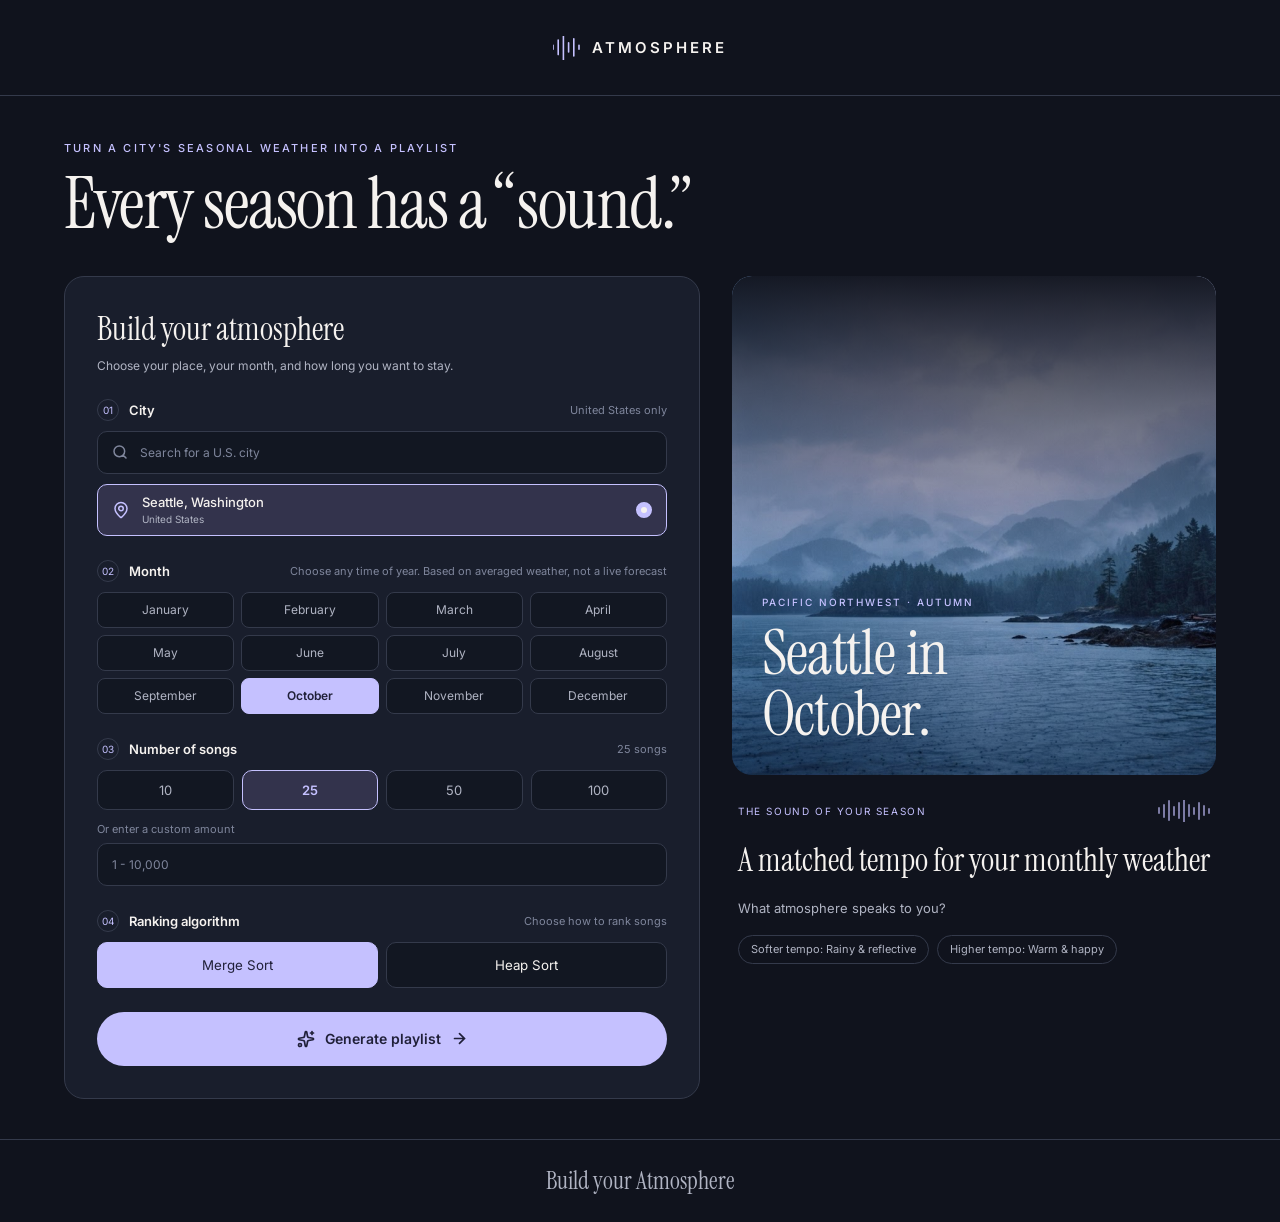
<file: frontend/index.html>
<!DOCTYPE html>
<html lang="en">
<head>
    <meta name="viewport" content="width=device-width, initial-scale=1"/>
    <meta charset="utf-8"/>
    <link rel="stylesheet" href="globals.css"/>
    <link rel="stylesheet" href="style.css"/>
    <title>Atmosphere</title>
</head>

<body>
<div class="atmosphere-home" data-model-id="16:280">

    <!-- NAVIGATION -->
    <div class="navigation">
        <div class="brand">
            <img class="atmosphere-symbol"
                 src="assets/images/atmosphere-symbol.svg"/>
            <div class="wordmark">ATMOSPHERE</div>
        </div>
    </div>

    <!-- INTRODUCTION -->
    <div class="introduction">
        <div class="editorial-heading">
            <p class="eyebrow">
                TURN A CITY'S SEASONAL WEATHER INTO A PLAYLIST
            </p>
            <p class="headline">
                Every season has a “sound.”
            </p>
        </div>
    </div>

    <!-- TWO-COLUMN STUDIO -->
    <div class="playlist-studio">

        <!-- LEFT: PLAYLIST BUILDER -->
        <div class="playlist-builder">

            <div class="div">
                <div class="title">Build your atmosphere</div>
                <p class="description">
                    Choose your place, your month, and how long you want to stay.
                </p>
            </div>

            <!-- STEP 01: CITY -->
            <div class="div-2">

                <div class="step-heading">
                    <div class="step-number">
                        <div class="number">01</div>
                    </div>
                    <div class="control-label">City</div>
                    <div class="control-hint">United States only</div>
                </div>

                <div class="city-search">
                    <img class="search"
                         src="assets/images/search.svg"
                         alt=""/>

                    <input
                        type="text"
                        id="city-input"
                        placeholder="Search for a U.S. city"
                        autocomplete="off"
                        aria-label="Search for a U.S. city"
                    />
                </div>

                <div id="city-results"
                     class="city-results"
                     hidden></div>

                <div class="selected-city">
                    <img class="img"
                         src="assets/images/map-pin.svg"
                         alt=""/>

                    <div class="city-details">
                        <div class="city-name">
                            Seattle, Washington
                        </div>
                        <div class="country">
                            United States
                        </div>
                    </div>

                    <div class="selected-indicator"></div>
                </div>

            </div>
            <!-- END CITY -->

            <!-- STEP 02: MONTH -->
            <div class="div-2">

                <div class="step-heading">
                    <div class="step-number">
                        <div class="number">02</div>
                    </div>

                    <div class="control-label">Month</div>

                    <p class="control-hint">
                        Choose any time of year. Based on averaged weather, not a live forecast
                    </p>
                </div>

                <div class="div">

                    <div class="month-row">
                        <div class="month-option">
                            <div class="month-name">January</div>
                        </div>
                        <div class="month-option">
                            <div class="month-name">February</div>
                        </div>
                        <div class="month-option">
                            <div class="month-name">March</div>
                        </div>
                        <div class="month-option">
                            <div class="month-name">April</div>
                        </div>
                    </div>

                    <div class="month-row">
                        <div class="month-option">
                            <div class="month-name">May</div>
                        </div>
                        <div class="month-option">
                            <div class="month-name">June</div>
                        </div>
                        <div class="month-option">
                            <div class="month-name">July</div>
                        </div>
                        <div class="month-option">
                            <div class="month-name">August</div>
                        </div>
                    </div>

                    <div class="month-row">
                        <div class="month-option">
                            <div class="month-name">September</div>
                        </div>
                        <div class="month-name-wrapper">
                            <div class="text-wrapper">October</div>
                        </div>
                        <div class="month-option">
                            <div class="month-name">November</div>
                        </div>
                        <div class="month-option">
                            <div class="month-name">December</div>
                        </div>
                    </div>

                </div>
            </div>
            <!-- END MONTH -->

            <!-- STEP 03: NUMBER OF SONGS -->
            <div class="div-2">

                <div class="step-heading">
                    <div class="step-number">
                        <div class="number">03</div>
                    </div>

                    <div class="control-label">
                        Number of songs
                    </div>

                    <p class="control-hint" id="song-count-hint">
                        25 songs
                    </p>
                </div>

                <div class="div-3">
                    <div class="song-count-option">
                        <div class="song-count">10</div>
                    </div>

                    <div class="song-count-wrapper">
                        <div class="song-count-2">25</div>
                    </div>

                    <div class="song-count-option">
                        <div class="song-count">50</div>
                    </div>

                    <div class="song-count-option">
                        <div class="song-count">100</div>
                    </div>
                </div>

                <!-- CUSTOM SONG COUNT -->
                <div class="custom-song-section">
                    <label for="custom-song-count">
                        Or enter a custom amount
                    </label>

                    <input
                        type="number"
                        id="custom-song-count"
                        min="1"
                        max="10000"
                        step="1"
                        placeholder="1 - 10,000"
                    />
                </div>

            </div>
            <!-- END NUMBER OF SONGS -->

            <!-- STEP 04: RANKING ALGORITHM -->
            <div class="div-2">

                <div class="step-heading">
                    <div class="step-number">
                        <div class="number">04</div>
                    </div>

                    <div class="control-label">
                        Ranking algorithm
                    </div>

                    <p class="control-hint">
                        Choose how to rank songs
                    </p>
                </div>

                <div class="algorithm-options">
                    <button
                        type="button"
                        class="algorithm-option active-choice"
                        data-algorithm="merge">
                        Merge Sort
                    </button>

                    <button
                        type="button"
                        class="algorithm-option"
                        data-algorithm="heap">
                        Heap Sort
                    </button>
                </div>

            </div>
            <!-- END ALGORITHM -->

            <!-- GENERATE PLAYLIST -->
            <div class="generate-action">
                <div class="generate-playlist">
                    <img class="img"
                         src="assets/images/sparkles.svg"
                         alt=""/>

                    <div class="action-label">
                        Generate playlist
                    </div>

                    <img class="arrow-right"
                         src="assets/images/arrow-right.svg"
                         alt=""/>
                </div>
            </div>

        </div>
        <!-- END PLAYLIST BUILDER -->

        <!-- RIGHT: ATMOSPHERE PREVIEW -->
        <div class="atmosphere-preview">

            <div class="seasonal-landscape">

                <img class="rainy-landscape"
                     src="assets/images/rainy-landscape.png"
                     alt="Rainy landscape"/>

                <div class="cinematic-scrim"></div>

                <div class="preview-metadata">
                    <div class="preview-label">
                        <img class="cloud-rain"
                             src="assets/images/cloud-rain.svg"
                             alt=""/>

                        <div class="eyebrow-2">
                            YOUR ATMOSPHERE
                        </div>
                    </div>

                    <p class="location-coordinates">
                        47.61° N / 122.33° W
                    </p>
                </div>

                <div class="seasonal-story">
                    <div class="season-label"
                         id="preview-region-season">
                        PACIFIC NORTHWEST · AUTUMN
                    </div>

                    <div class="mood-title">
                        Seattle in<br/>October.
                    </div>
                </div>

            </div>
            <!-- END LANDSCAPE -->

            <div class="sound-palette">

                <div class="sound-palette-2">
                    <p class="section-label">
                        THE SOUND OF YOUR SEASON
                    </p>

                    <div class="soundwave">
                        <div class="wave-bar"></div>
                        <div class="wave-bar-2"></div>
                        <div class="wave-bar-3"></div>
                        <div class="wave-bar-4"></div>
                        <div class="wave-bar-5"></div>
                        <div class="wave-bar-6"></div>
                        <div class="wave-bar-7"></div>
                        <div class="wave-bar-8"></div>
                        <div class="wave-bar-9"></div>
                        <div class="wave-bar-10"></div>
                        <div class="wave-bar-11"></div>
                    </div>
                </div>

                <p class="sound-headline">
                    A matched tempo for your monthly weather
                </p>

                <p class="sound-description">
                    What atmosphere speaks to you?
                </p>

                <div class="div-3">
                    <div class="mood-tag">
                        <div class="tag-label">
                            Softer tempo: Rainy &amp; reflective
                        </div>
                    </div>

                    <div class="mood-tag">
                        <div class="tag-label">
                            Higher tempo: Warm &amp; happy
                        </div>
                    </div>

                </div>

            </div>
            <!-- END SOUND PALETTE -->

        </div>
        <!-- END ATMOSPHERE PREVIEW -->

    </div>
    <!-- END PLAYLIST STUDIO -->

    <!-- FOOTER -->
    <footer class="footer">
        <p class="brand-philosophy">
            Build your Atmosphere
        </p>
    </footer>

</div>
<!-- END ATMOSPHERE HOME -->

<script src="cities.js"></script>
<script src="regions.js"></script>
<script src="script.js"></script>

</body>
</html>
</file>
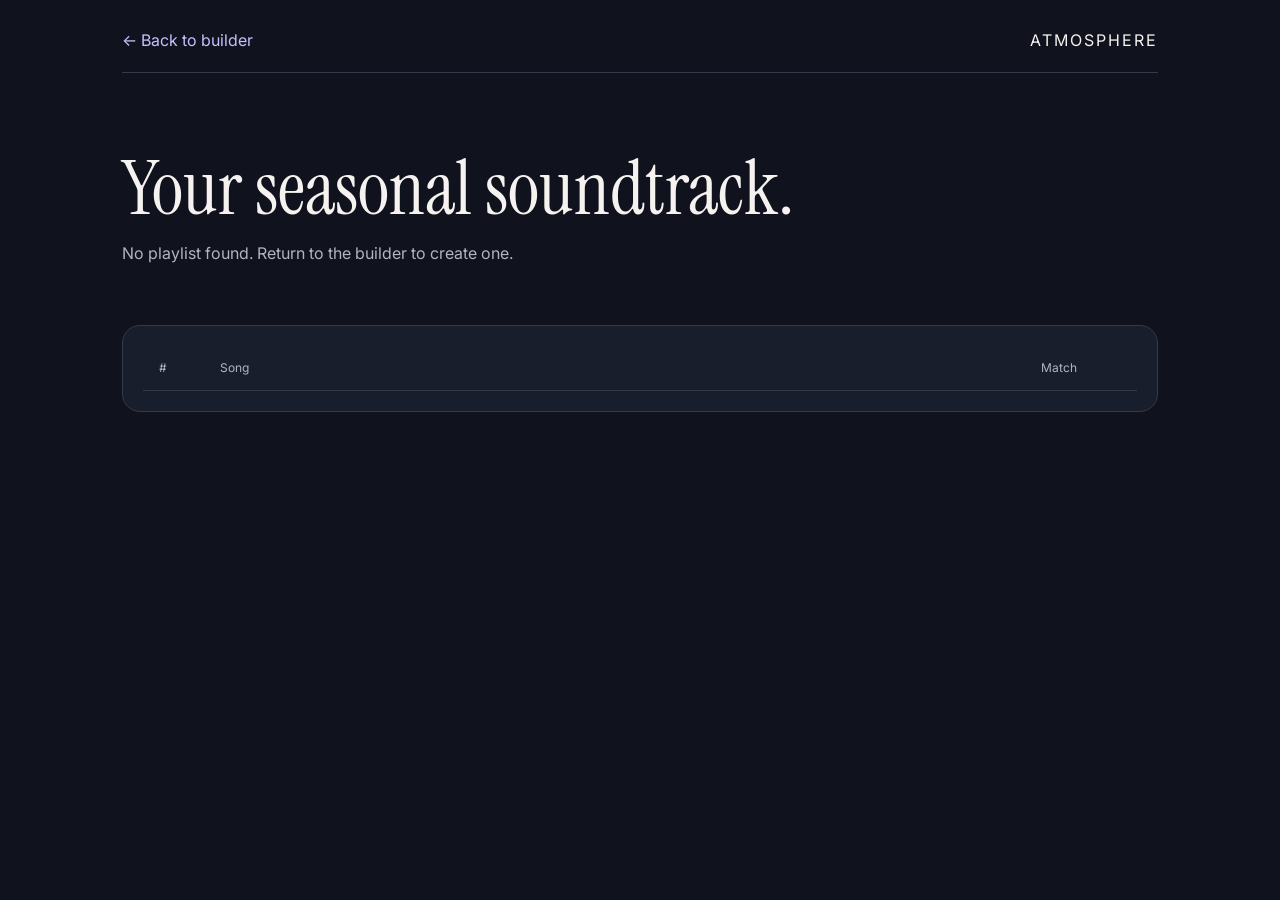
<file: frontend/results.html>
<!DOCTYPE html>
<html lang="en">
<head>
    <meta charset="UTF-8">
    <meta name="viewport" content="width=device-width, initial-scale=1">
    <title>Your Playlist | Atmosphere</title>
    <link rel="stylesheet" href="globals.css">
    <link rel="stylesheet" href="results.css">
</head>
<body>
    <main class="results-page">
        <header class="results-nav">
            <a href="index.html">← Back to builder</a>
            <span>ATMOSPHERE</span>
        </header>

        <section class="results-content">
            <p class="eyebrow" id="location-label"></p>
            <h1>Your seasonal soundtrack.</h1>
            <p id="playlist-description"></p>

            <div class="playlist-details">
                <span id="algorithm-label"></span>
                <span id="song-total"></span>
            </div>

            <div class="playlist-table">
                <div class="table-heading">
                    <span>#</span>
                    <span>Song</span>
                    <span>Match</span>
                </div>
                <div id="playlist-results"></div>
            </div>

        </section>
    </main>

    <script src="results.js"></script>
</body>
</html>
</file>
<file: frontend/globals.css>
@import url("./assets/reset.css");
@import url("https://fonts.googleapis.com/css?family=Inter:500,400,600|Instrument+Serif:400");
* {
  -webkit-font-smoothing: antialiased;
  box-sizing: border-box;
}
html,
body {
  margin: 0px;
  min-height: 100%;
}
/* a blue color as a generic focus style */
button:focus-visible {
  outline: 2px solid #4a90e2 !important;
  outline: -webkit-focus-ring-color auto 5px !important;
}
a {
  text-decoration: none;
}
</file>
<file: frontend/style.css>
.atmosphere-home {
  display: flex;
  flex-direction: column;
  min-height: 1080px;
  align-items: flex-start;
  position: relative;
  background-color: #10131d;
}

.atmosphere-home .navigation {
  display: flex;
  height: 96px;
  align-items: center;
  justify-content: space-around;
  padding: 0px 64px;
  position: relative;
  align-self: stretch;
  width: 100%;
  border-bottom-width: 1px;
  border-bottom-style: solid;
  border-color: #343a4b;
}

.atmosphere-home .brand {
  display: inline-flex;
  align-items: center;
  gap: 12px;
  position: relative;
  flex: 0 0 auto;
}

.atmosphere-home .atmosphere-symbol {
  position: relative;
  width: 26.8px;
  height: 24px;
}

.atmosphere-home .wordmark {
  position: relative;
  width: fit-content;
  font-family: "Inter", Helvetica;
  font-weight: 600;
  color: #f5f2ef;
  font-size: 15px;
  letter-spacing: 3px;
  line-height: normal;
  white-space: nowrap;
}

.atmosphere-home .introduction {
  display: flex;
  align-items: flex-end;
  gap: 64px;
  padding: 46px 64px 36px;
  position: relative;
  align-self: stretch;
  width: 100%;
  flex: 0 0 auto;
}

.atmosphere-home .editorial-heading {
  display: flex;
  flex-direction: column;
  width: 760px;
  align-items: flex-start;
  gap: 14px;
  position: relative;
}

.atmosphere-home .eyebrow {
  position: relative;
  width: fit-content;
  margin-top: -1px;
  font-family: "Inter", Helvetica;
  font-weight: 500;
  color: #c5c1ff;
  font-size: 11px;
  letter-spacing: 2.2px;
  line-height: normal;
  white-space: nowrap;
}

.atmosphere-home .headline {
  position: relative;
  align-self: stretch;
  font-family: "Instrument Serif", Helvetica;
  font-weight: 400;
  color: #f5f2ef;
  font-size: 72px;
  letter-spacing: -1.5px;
  line-height: 70.6px;
}

.atmosphere-home .playlist-studio {
  gap: 32px;
  padding: 0px 64px 40px;
  align-self: stretch;
  width: 100%;
  flex: 0 0 auto;
  display: flex;
  align-items: flex-start;
  position: relative;
}

.atmosphere-home .playlist-builder {
  flex-direction: column;
  width: 636px;
  gap: 24px;
  padding: 32px;
  background-color: #191e2c;
  border-radius: 20px;
  overflow: hidden;
  border: 1px solid;
  border-color: #343a4b;
  display: flex;
  align-items: flex-start;
  position: relative;
}

.atmosphere-home .div {
  display: flex;
  flex-direction: column;
  align-items: flex-start;
  gap: 7px;
  position: relative;
  align-self: stretch;
  width: 100%;
  flex: 0 0 auto;
}

.atmosphere-home .title {
  position: relative;
  align-self: stretch;
  margin-top: -1px;
  font-family: "Instrument Serif", Helvetica;
  font-weight: 400;
  color: #f5f2ef;
  font-size: 32px;
  letter-spacing: 0;
  line-height: normal;
}

.atmosphere-home .description {
  position: relative;
  align-self: stretch;
  font-family: "Inter", Helvetica;
  font-weight: 400;
  color: #b0b4c3;
  font-size: 12px;
  letter-spacing: 0;
  line-height: 18px;
}

.atmosphere-home .div-2 {
  display: flex;
  flex-direction: column;
  align-items: flex-start;
  gap: 10px;
  position: relative;
  align-self: stretch;
  width: 100%;
  flex: 0 0 auto;
}

.atmosphere-home .step-heading {
  gap: 10px;
  align-self: stretch;
  width: 100%;
  flex: 0 0 auto;
  display: flex;
  align-items: center;
  position: relative;
}

.atmosphere-home .step-number {
  width: 22px;
  height: 22px;
  justify-content: center;
  border-radius: 100px;
  overflow: hidden;
  border: 1px solid;
  border-color: #343a4b;
  display: flex;
  align-items: center;
  position: relative;
}

.atmosphere-home .number {
  position: relative;
  width: fit-content;
  font-family: "Inter", Helvetica;
  font-weight: 400;
  color: #c5c1ff;
  font-size: 10px;
  letter-spacing: 0;
  line-height: normal;
  white-space: nowrap;
}

.atmosphere-home .control-label {
  width: fit-content;
  font-weight: 600;
  color: #f5f2ef;
  font-size: 13px;
  position: relative;
  font-family: "Inter", Helvetica;
  letter-spacing: 0;
  line-height: normal;
}

.atmosphere-home .control-hint {
  flex: 1;
  font-weight: 400;
  color: #7f869c;
  font-size: 11px;
  text-align: right;
  position: relative;
  font-family: "Inter", Helvetica;
  letter-spacing: 0;
  line-height: normal;
}

.atmosphere-home .city-search {
  display: flex;
  height: 43px;
  align-items: center;
  gap: 10px;
  padding: 0px 14px;
  position: relative;
  align-self: stretch;
  width: 100%;
  background-color: #121722;
  border-radius: 10px;
  overflow: hidden;
  border: 1px solid;
  border-color: #343a4b;
}

.atmosphere-home .search {
  position: relative;
  width: 16px;
  height: 16px;
}

.atmosphere-home .search-placeholder {
  position: relative;
  width: fit-content;
  font-family: "Inter", Helvetica;
  font-weight: 400;
  color: #7f869c;
  font-size: 12px;
  letter-spacing: 0;
  line-height: normal;
}

.atmosphere-home .selected-city {
  display: flex;
  height: 52px;
  align-items: center;
  gap: 12px;
  padding: 0px 14px;
  align-self: stretch;
  width: 100%;
  background-color: #33334c;
  border-radius: 10px;
  overflow: hidden;
  border: 1px solid;
  position: relative;
  border-color: #c5c1ff;
}

.atmosphere-home .img {
  position: relative;
  width: 18px;
  height: 18px;
}

.atmosphere-home .city-details {
  display: flex;
  flex-direction: column;
  align-items: flex-start;
  gap: 3px;
  position: relative;
  flex: 1;
  flex-grow: 1;
}

.atmosphere-home .city-name {
  position: relative;
  width: fit-content;
  margin-top: -1px;
  font-family: "Inter", Helvetica;
  font-weight: 500;
  color: #f5f2ef;
  font-size: 13px;
  letter-spacing: 0;
  line-height: normal;
}

.atmosphere-home .country {
  position: relative;
  width: fit-content;
  font-family: "Inter", Helvetica;
  font-weight: 400;
  color: #b0b4c3;
  font-size: 10px;
  letter-spacing: 0;
  line-height: normal;
  white-space: nowrap;
}

.atmosphere-home .selected-indicator {
  width: 16px;
  height: 16px;
  background-color: #f5f2ef;
  border-radius: 8px;
  border: 5px solid;
  position: relative;
  border-color: #c5c1ff;
}

.atmosphere-home .month-row {
  display: flex;
  align-items: flex-start;
  gap: 7px;
  position: relative;
  align-self: stretch;
  width: 100%;
  flex: 0 0 auto;
}

.atmosphere-home .month-option {
  display: flex;
  height: 36px;
  align-items: center;
  justify-content: center;
  position: relative;
  flex: 1;
  flex-grow: 1;
  background-color: #121722;
  border-radius: 8px;
  overflow: hidden;
  border: 1px solid;
  border-color: #343a4b;
}

.atmosphere-home .month-name {
  position: relative;
  width: fit-content;
  font-family: "Inter", Helvetica;
  font-weight: 400;
  color: #b0b4c3;
  font-size: 12px;
  letter-spacing: 0;
  line-height: normal;
}

.atmosphere-home .month-name-wrapper {
  display: flex;
  height: 36px;
  align-items: center;
  justify-content: center;
  position: relative;
  flex: 1;
  flex-grow: 1;
  background-color: #c5c1ff;
  border-radius: 8px;
  overflow: hidden;
  border: 1px solid;
}

.atmosphere-home .text-wrapper {
  position: relative;
  width: fit-content;
  font-family: "Inter", Helvetica;
  font-weight: 600;
  color: #202039;
  font-size: 12px;
  letter-spacing: 0;
  line-height: normal;
}

.atmosphere-home .seasonal-explanation {
  font-family: "Inter", Helvetica;
  font-weight: 400;
  color: #b0b4c3;
  font-size: 11px;
  letter-spacing: 0;
  line-height: 16.5px;
  position: relative;
  align-self: stretch;
}

.atmosphere-home .div-3 {
  display: flex;
  align-items: flex-start;
  gap: 8px;
  position: relative;
  align-self: stretch;
  width: 100%;
  flex: 0 0 auto;
}

.atmosphere-home .song-count-option {
  display: flex;
  height: 40px;
  align-items: center;
  justify-content: center;
  position: relative;
  flex: 1;
  flex-grow: 1;
  background-color: #121722;
  border-radius: 10px;
  overflow: hidden;
  border: 1px solid;
  border-color: #343a4b;
}

.atmosphere-home .song-count {
  position: relative;
  width: fit-content;
  font-family: "Inter", Helvetica;
  font-weight: 400;
  color: #b0b4c3;
  font-size: 13px;
  letter-spacing: 0;
  line-height: normal;
}

.atmosphere-home .song-count-wrapper {
  display: flex;
  height: 40px;
  align-items: center;
  justify-content: center;
  position: relative;
  flex: 1;
  flex-grow: 1;
  background-color: #33334c;
  border-radius: 10px;
  overflow: hidden;
  border: 1px solid;
  border-color: #c5c1ff;
}

.atmosphere-home .song-count-2 {
  position: relative;
  width: fit-content;
  font-family: "Inter", Helvetica;
  font-weight: 600;
  color: #c5c1ff;
  font-size: 13px;
  letter-spacing: 0;
  line-height: normal;
}

.atmosphere-home .generate-action {
  flex-direction: column;
  flex: 0 0 auto;
  display: flex;
  align-items: center;
  gap: 10px;
  position: relative;
  align-self: stretch;
  width: 100%;
}

.atmosphere-home .generate-playlist {
  height: 54px;
  justify-content: center;
  padding: 0px 22px;
  background-color: #c5c1ff;
  border-radius: 100px;
  overflow: hidden;
  display: flex;
  align-items: center;
  gap: 10px;
  position: relative;
  align-self: stretch;
  width: 100%;
}

.atmosphere-home .action-label {
  position: relative;
  width: fit-content;
  font-family: "Inter", Helvetica;
  font-weight: 600;
  color: #202039;
  font-size: 14px;
  letter-spacing: 0;
  line-height: normal;
}

.atmosphere-home .arrow-right {
  position: relative;
  width: 17px;
  height: 17px;
}

.atmosphere-home .atmosphere-preview {
  display: flex;
  flex-direction: column;
  align-items: flex-start;
  position: relative;
  flex: 1;
  flex-grow: 1;
}

.atmosphere-home .seasonal-landscape {
  display: flex;
  flex-direction: column;
  height: 499px;
  align-items: flex-start;
  justify-content: space-between;
  padding: 30px;
  width: 100%;
  border-radius: 20px;
  overflow: hidden;
  position: relative;
  align-self: stretch;
}

.atmosphere-home .rainy-landscape {
  position: absolute;
  top: 0;
  left: 0;
  width: 644px;
  height: 499px;
  object-fit: cover;
}

.atmosphere-home .cinematic-scrim {
  position: absolute;
  top: 0;
  left: 0;
  width: 644px;
  height: 499px;
  background: linear-gradient(
    0deg,
    rgba(16, 19, 29, 0.16) 0%,
    rgba(16, 19, 29, 0) 38%,
    rgba(16, 19, 29, 0.96) 100%
  );
}

.atmosphere-home .preview-metadata {
  display: flex;
  justify-content: space-between;
  align-self: stretch;
  width: 100%;
  margin-top: -499px;
  align-items: center;
  position: relative;
  flex: 0 0 auto;
}

.atmosphere-home .preview-label {
  display: inline-flex;
  gap: 7px;
  padding: 8px 12px;
  background-color: #10131d99;
  border-radius: 100px;
  overflow: hidden;
  align-items: center;
  position: relative;
  flex: 0 0 auto;
}

.atmosphere-home .cloud-rain {
  position: relative;
  width: 15px;
  height: 15px;
}

.atmosphere-home .eyebrow-2 {
  position: relative;
  width: fit-content;
  font-family: "Inter", Helvetica;
  font-weight: 500;
  color: #f5f2ef;
  font-size: 10px;
  letter-spacing: 1.4px;
  line-height: normal;
  white-space: nowrap;
}

.atmosphere-home .location-coordinates {
  position: relative;
  width: fit-content;
  font-family: "Inter", Helvetica;
  font-weight: 400;
  color: #f5f2ef;
  font-size: 10px;
  letter-spacing: 1px;
  line-height: normal;
  white-space: nowrap;
}

.atmosphere-home .seasonal-story {
  display: flex;
  flex-direction: column;
  align-items: flex-start;
  gap: 15px;
  width: 100%;
  flex: 0 0 auto;
  margin-top: -499px;
  position: relative;
  align-self: stretch;
}

.atmosphere-home .season-label {
  position: relative;
  width: fit-content;
  margin-top: -1px;
  font-family: "Inter", Helvetica;
  font-weight: 500;
  color: #c5c1ff;
  font-size: 10px;
  letter-spacing: 2px;
  line-height: normal;
  white-space: nowrap;
}

.atmosphere-home .mood-title {
  position: relative;
  align-self: stretch;
  font-family: "Instrument Serif", Helvetica;
  font-weight: 400;
  color: #f5f2ef;
  font-size: 62px;
  letter-spacing: -0.8px;
  line-height: 60.8px;
}

.atmosphere-home .sound-palette {
  display: flex;
  flex-direction: column;
  align-items: flex-start;
  gap: 17px;
  padding: 25px 6px 0px;
  width: 100%;
  flex: 0 0 auto;
  position: relative;
  align-self: stretch;
}

.atmosphere-home .sound-palette-2 {
  display: flex;
  align-items: center;
  justify-content: space-between;
  position: relative;
  align-self: stretch;
  width: 100%;
  flex: 0 0 auto;
}

.atmosphere-home .section-label {
  position: relative;
  width: fit-content;
  font-family: "Inter", Helvetica;
  font-weight: 400;
  color: #c5c1ff;
  font-size: 10px;
  letter-spacing: 1.6px;
  line-height: normal;
  white-space: nowrap;
}

.atmosphere-home .soundwave {
  display: inline-flex;
  height: 22px;
  align-items: center;
  gap: 3px;
  position: relative;
  flex: 0 0 auto;
  overflow: hidden;
}

.atmosphere-home .wave-bar {
  position: relative;
  width: 2px;
  height: 7px;
  background-color: #c5c1ff;
  border-radius: 2px;
  opacity: 0.6;
}

.atmosphere-home .wave-bar-2 {
  height: 14px;
  position: relative;
  width: 2px;
  background-color: #c5c1ff;
  border-radius: 2px;
  opacity: 0.6;
}

.atmosphere-home .wave-bar-3 {
  height: 21px;
  position: relative;
  width: 2px;
  background-color: #c5c1ff;
  border-radius: 2px;
  opacity: 0.6;
}

.atmosphere-home .wave-bar-4 {
  height: 10px;
  position: relative;
  width: 2px;
  background-color: #c5c1ff;
  border-radius: 2px;
  opacity: 0.6;
}

.atmosphere-home .wave-bar-5 {
  height: 17px;
  position: relative;
  width: 2px;
  background-color: #c5c1ff;
  border-radius: 2px;
  opacity: 0.6;
}

.atmosphere-home .wave-bar-6 {
  height: 24px;
  margin-top: -1px;
  margin-bottom: -1px;
  position: relative;
  width: 2px;
  background-color: #c5c1ff;
  border-radius: 2px;
  opacity: 0.6;
}

.atmosphere-home .wave-bar-7 {
  height: 13px;
  position: relative;
  width: 2px;
  background-color: #c5c1ff;
  border-radius: 2px;
  opacity: 0.6;
}

.atmosphere-home .wave-bar-8 {
  height: 8px;
  position: relative;
  width: 2px;
  background-color: #c5c1ff;
  border-radius: 2px;
  opacity: 0.6;
}

.atmosphere-home .wave-bar-9 {
  height: 18px;
  position: relative;
  width: 2px;
  background-color: #c5c1ff;
  border-radius: 2px;
  opacity: 0.6;
}

.atmosphere-home .wave-bar-10 {
  height: 11px;
  position: relative;
  width: 2px;
  background-color: #c5c1ff;
  border-radius: 2px;
  opacity: 0.6;
}

.atmosphere-home .wave-bar-11 {
  height: 6px;
  position: relative;
  width: 2px;
  background-color: #c5c1ff;
  border-radius: 2px;
  opacity: 0.6;
}

.atmosphere-home .sound-headline {
  font-family: "Instrument Serif", Helvetica;
  font-weight: 400;
  color: #f5f2ef;
  font-size: 32px;
  letter-spacing: 0;
  line-height: normal;
  position: relative;
  align-self: stretch;
}

.atmosphere-home .sound-description {
  font-family: "Inter", Helvetica;
  font-weight: 400;
  color: #b0b4c3;
  font-size: 13px;
  letter-spacing: 0;
  line-height: 20.8px;
  position: relative;
  align-self: stretch;
}

.atmosphere-home .mood-tag {
  display: inline-flex;
  align-items: flex-start;
  padding: 7px 12px;
  position: relative;
  flex: 0 0 auto;
  border-radius: 100px;
  overflow: hidden;
  border: 1px solid;
  border-color: #343a4b;
}

.atmosphere-home .tag-label {
  position: relative;
  width: fit-content;
  margin-top: -1px;
  font-family: "Inter", Helvetica;
  font-weight: 400;
  color: #b0b4c3;
  font-size: 11px;
  letter-spacing: 0;
  line-height: normal;
  white-space: nowrap;
}

.atmosphere-home .footer {
  display: flex;
  align-items: center;
  justify-content: space-around;
  padding: 26px 64px;
  position: relative;
  align-self: stretch;
  width: 100%;
  flex: 0 0 auto;
  background-color: transparent;
  border-top-width: 1px;
  border-top-style: solid;
  border-right-style: none;
  border-bottom-style: none;
  border-left-style: none;
  border-color: #343a4b;
}

.atmosphere-home .brand-philosophy {
  position: relative;
  width: fit-content;
  margin-top: -1px;
  font-family: "Instrument Serif", Helvetica;
  font-weight: 400;
  color: #b0b4c3;
  font-size: 24px;
  letter-spacing: 0;
  line-height: normal;
}

.month-option,
.month-name-wrapper,
.song-count-option,
.song-count-wrapper,
.generate-playlist {
    cursor: pointer;
}

.month-option.active-choice,
.month-name-wrapper.active-choice,
.song-count-option.active-choice,
.song-count-wrapper.active-choice {
    background-color: #c7c1ff;
    border-color: #c7c1ff;
    color: #171621;
}

.active-choice .month-name,
.active-choice .song-count,
.active-choice .song-count-2,
.active-choice .text-wrapper {
    color: #171621;
}

.generate-playlist:hover {
    filter: brightness(1.08);
}

/* Make all month buttons start unselected */

.atmosphere-home .month-option,
.atmosphere-home .month-name-wrapper {
    background-color: #121722;
    border: 1px solid #343a4b;
    cursor: pointer;
}

.atmosphere-home .month-option .month-name,
.atmosphere-home .month-name-wrapper .text-wrapper {
    color: #b0b4c3;
    font-weight: 400;
}

/* Highlight only the selected month */

.atmosphere-home .month-option.active-choice,
.atmosphere-home .month-name-wrapper.active-choice {
    background-color: #c5c1ff;
    border-color: #c5c1ff;
}

.atmosphere-home .active-choice .month-name,
.atmosphere-home .active-choice .text-wrapper {
    color: #202039;
    font-weight: 600;
}

/* Make all song-count buttons start unselected */

.atmosphere-home .song-count-option,
.atmosphere-home .song-count-wrapper {
    background-color: #121722;
    border: 1px solid #343a4b;
    cursor: pointer;
}

.atmosphere-home .song-count-option .song-count,
.atmosphere-home .song-count-wrapper .song-count-2 {
    color: #b0b4c3;
    font-weight: 400;
}

/* Highlight only the selected song count */

.atmosphere-home .song-count-option.active-choice,
.atmosphere-home .song-count-wrapper.active-choice {
    background-color: #33334c;
    border-color: #c5c1ff;
}

.atmosphere-home .active-choice .song-count,
.atmosphere-home .active-choice .song-count-2 {
    color: #c5c1ff;
    font-weight: 600;
}

.atmosphere-home .generate-playlist {
    cursor: pointer;
}

/* City search input */

.atmosphere-home #city-input {
    flex: 1;
    min-width: 0;
    background: transparent;
    border: none;
    outline: none;
    color: #f5f2ef;
    font-family: "Inter", sans-serif;
    font-size: 12px;
}

.atmosphere-home #city-input::placeholder {
    color: #7f869c;
}

.atmosphere-home .city-search:focus-within {
    border-color: #c5c1ff;
}

/* Search results */

.atmosphere-home .city-results {
    width: 100%;
    background: #121722;
    border: 1px solid #343a4b;
    border-radius: 10px;
    overflow: hidden;
    max-height: 220px;
    overflow-y: auto;
}

.atmosphere-home .city-results[hidden] {
    display: none;
}

.atmosphere-home .city-result {
    display: block;
    width: 100%;
    padding: 12px 14px;
    text-align: left;
    color: #f5f2ef;
    background: transparent;
    border: none;
    cursor: pointer;
    font-family: "Inter", sans-serif;
}

.atmosphere-home .city-result:hover,
.atmosphere-home .city-result:focus-visible {
    background: #33334c;
}
.algorithm-options {
    display: flex;
    gap: 8px;
    width: 100%;
}

.algorithm-option {
    flex: 1;
    padding: 14px;
    border-radius: 10px;
    border: 1px solid #343a4b;
    background: #121722;
    color: #f5f2ef;
    cursor: pointer;
    font-family: "Inter", sans-serif;
}

.algorithm-option.active-choice {
    background: #c5c1ff;
    color: #202039;
    border-color: #c5c1ff;
}


/* Custom song count section */
.atmosphere-home .custom-song-section {
    display: flex;
    flex-direction: column;
    gap: 8px;
    width: 100%;
    margin-top: 4px;
}

.atmosphere-home .custom-song-section label {
    font-family: "Inter", sans-serif;
    font-size: 11px;
    font-weight: 400;
    color: #7f869c;
}

.atmosphere-home #custom-song-count {
    width: 100%;
    height: 43px;
    padding: 0 14px;
    background-color: #121722;
    border: 1px solid #343a4b;
    border-radius: 10px;
    color: #f5f2ef;
    font-family: "Inter", sans-serif;
    font-size: 12px;
    outline: none;
    box-sizing: border-box;
}

.atmosphere-home #custom-song-count:focus {
    border-color: #c5c1ff;
}

.atmosphere-home #custom-song-count::placeholder {
    color: #7f869c;
}
</file>
<file: frontend/results.css>
body {
    background: #10131d;
    color: #f5f2ef;
    font-family: "Inter", sans-serif;
}

.results-page {
    max-width: 1100px;
    margin: auto;
    padding: 32px;
}

.results-nav {
    display: flex;
    justify-content: space-between;
    align-items: center;
    padding-bottom: 24px;
    border-bottom: 1px solid #343a4b;
    letter-spacing: 2px;
}

.results-nav a {
    color: #c5c1ff;
    text-decoration: none;
    letter-spacing: normal;
}

.results-content {
    padding-top: 60px;
}

.eyebrow {
    color: #c5c1ff;
    font-size: 12px;
    letter-spacing: 2px;
    text-transform: uppercase;
}

h1 {
    font-family: "Instrument Serif", serif;
    font-size: clamp(44px, 6vw, 76px);
    font-weight: 400;
    margin: 18px 0;
}

#playlist-description {
    color: #b0b4c3;
}

.playlist-details {
    display: flex;
    gap: 24px;
    margin: 32px 0;
    color: #c5c1ff;
}

.playlist-table {
    background: #191e2c;
    border: 1px solid #343a4b;
    border-radius: 18px;
    padding: 20px;
}

.table-heading,
.song-row {
    display: grid;
    grid-template-columns: 45px 1fr 80px;
    align-items: center;
    gap: 16px;
    padding: 16px;
    border-bottom: 1px solid #343a4b;
}

.table-heading {
    color: #b0b4c3;
    font-size: 12px;
}

.song-row:last-child {
    border-bottom: none;
}

.song-info {
    display: flex;
    flex-direction: column;
    gap: 5px;
}

.song-info small {
    color: #b0b4c3;
}

.match-score {
    color: #c5c1ff;
    font-weight: 600;
    text-align: right;
}

.demo-note {
    color: #7f869c;
    font-size: 12px;
    margin-top: 20px;
}

@media (max-width: 600px) {
    .results-page { padding: 18px; }
    .results-content { padding-top: 32px; }
    .table-heading, .song-row {
        grid-template-columns: 24px 1fr 65px;
        gap: 8px;
        padding: 12px 4px;
    }
}
</file>
